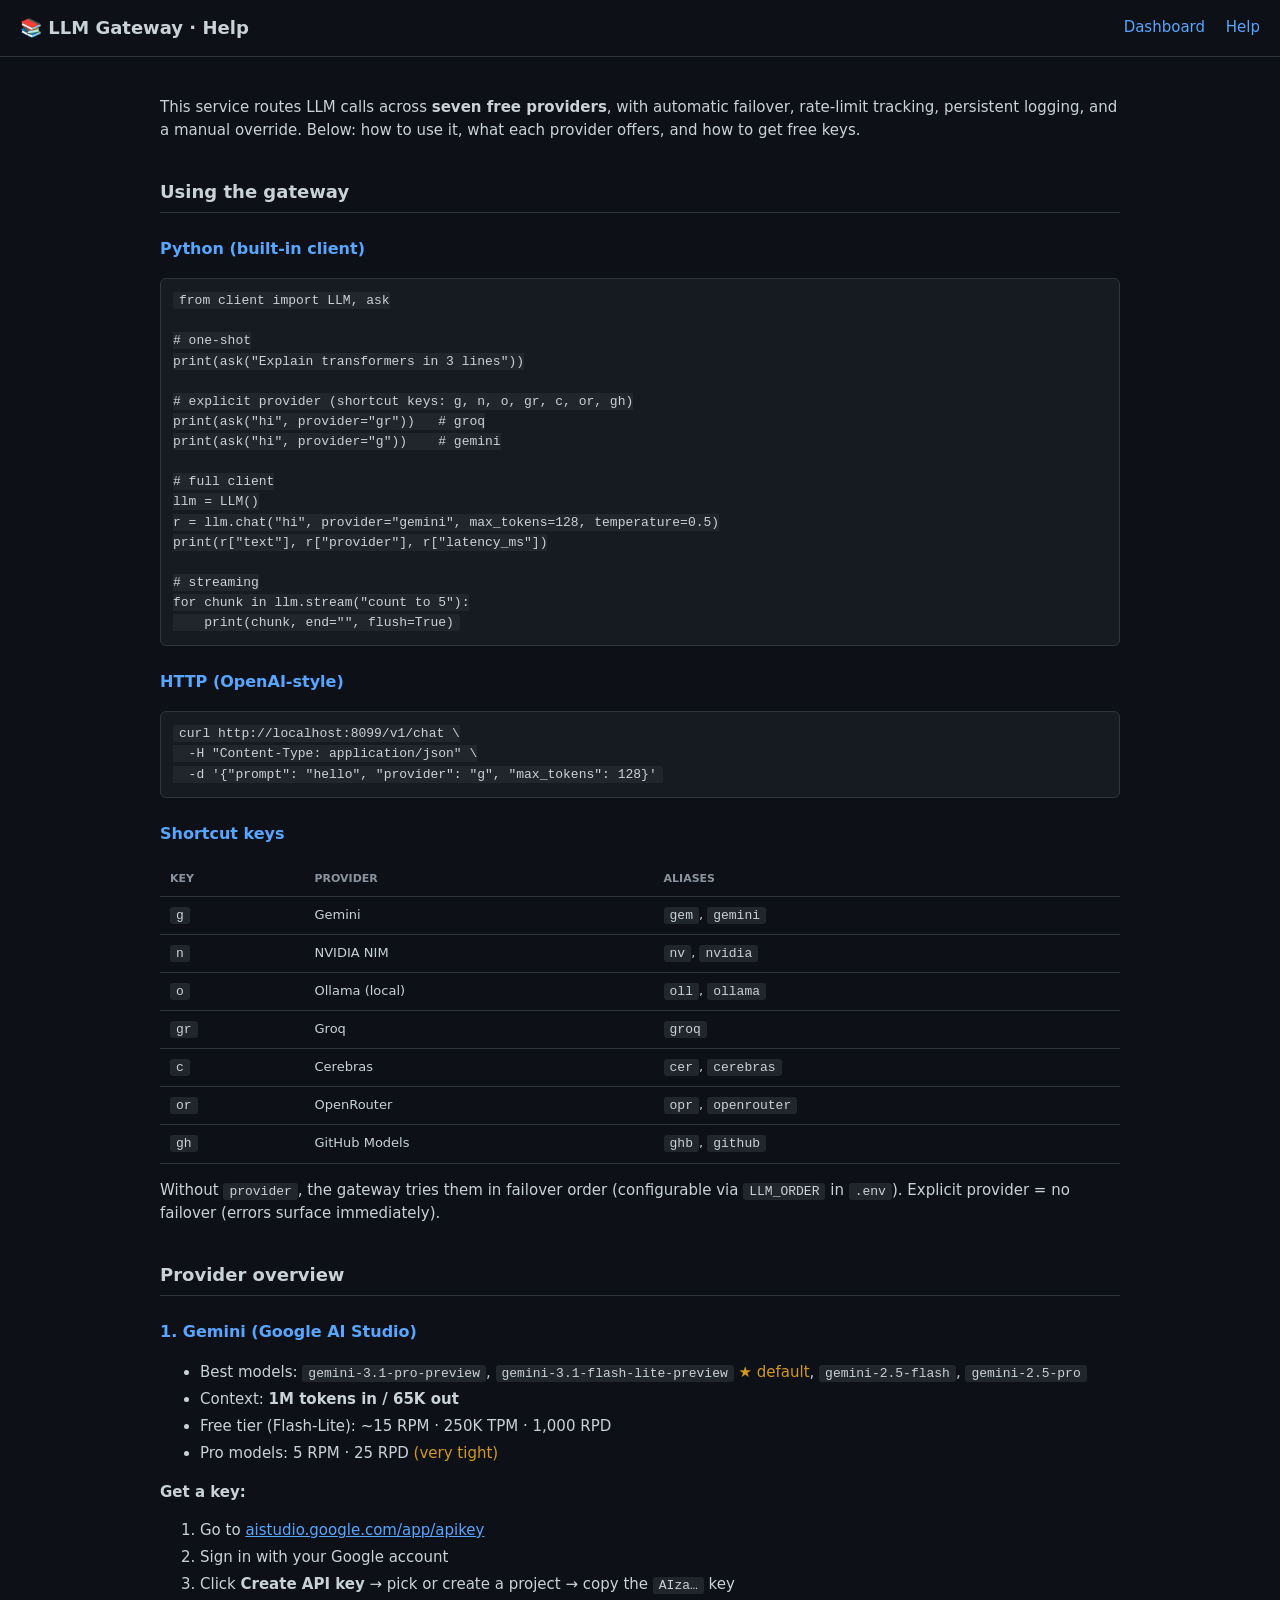
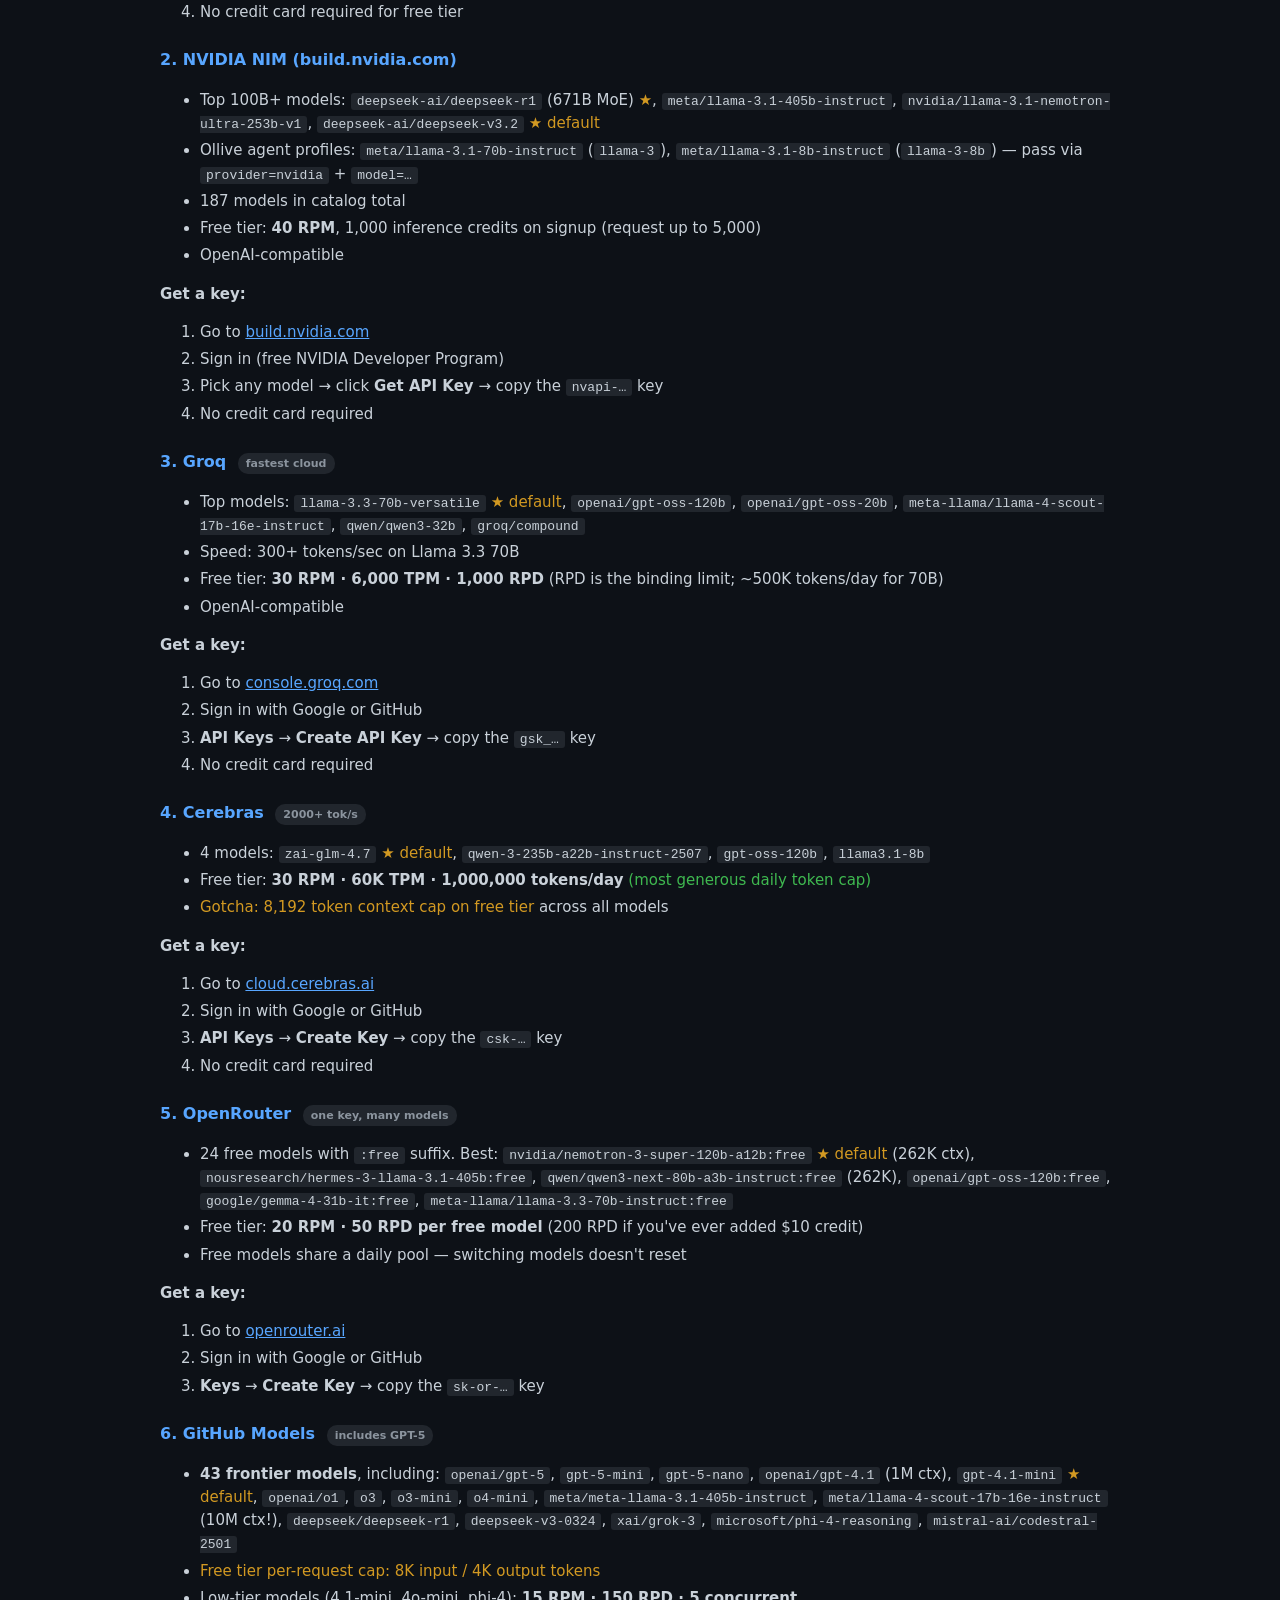
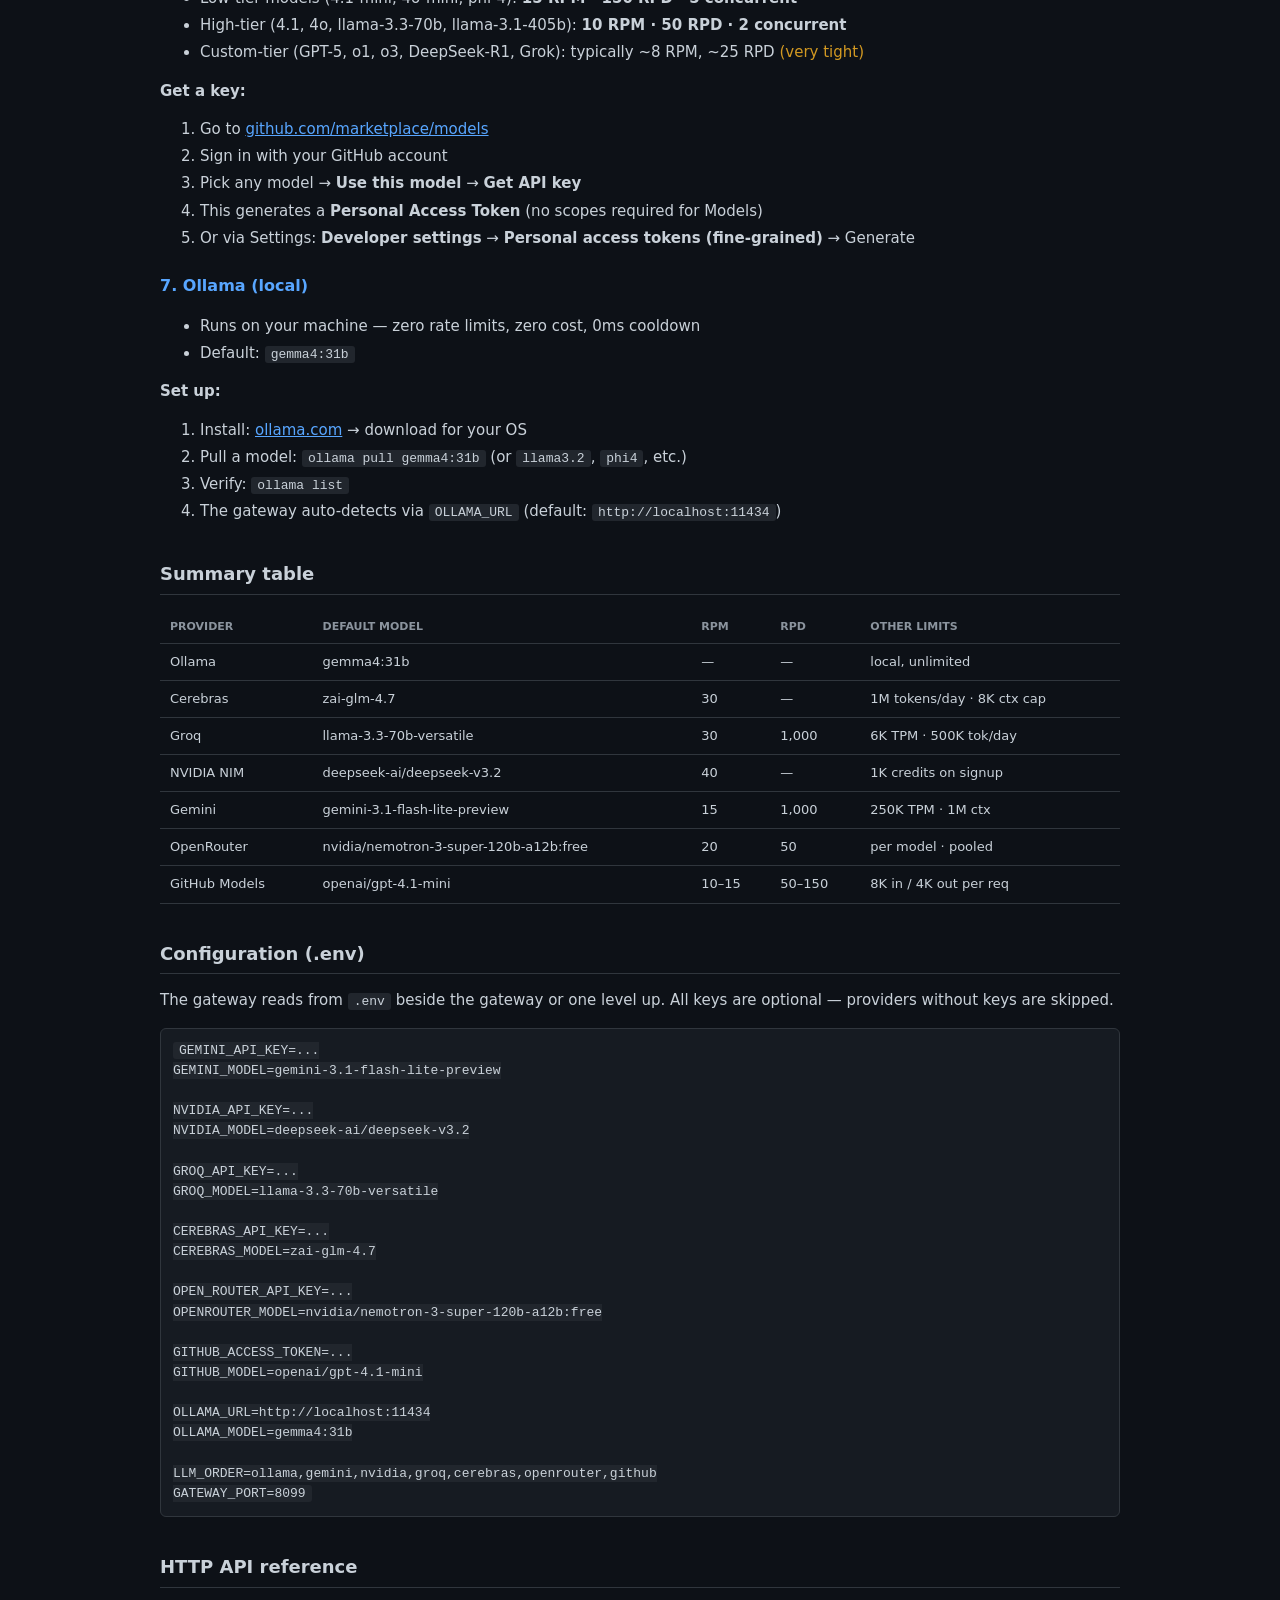
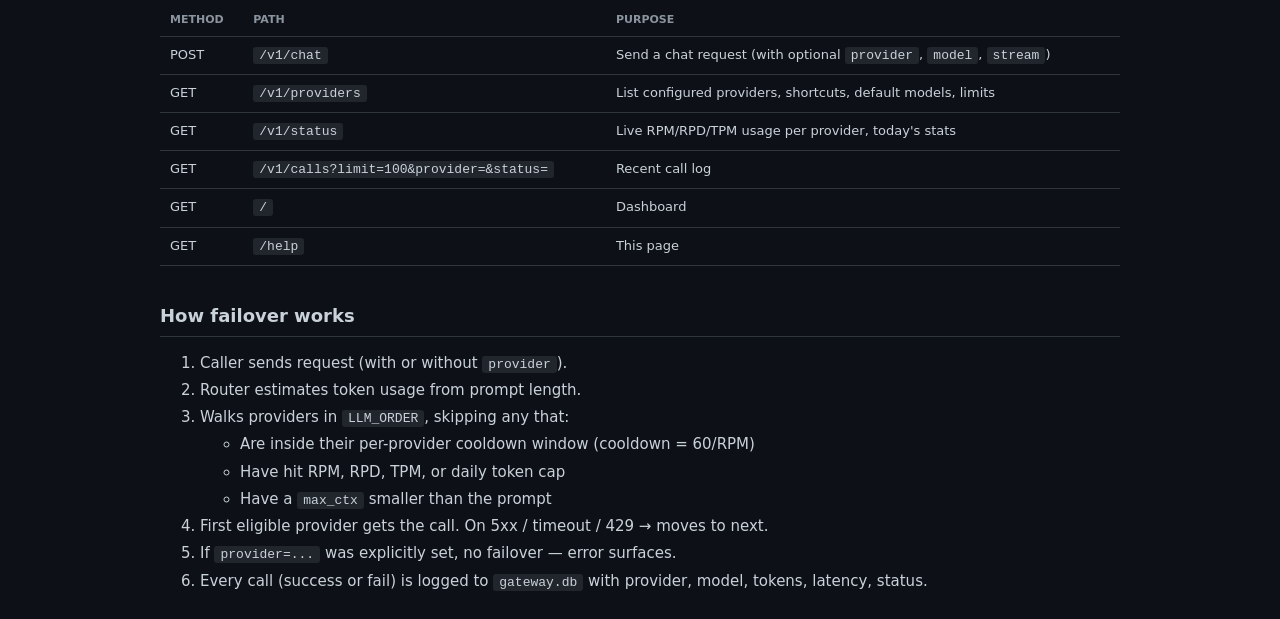
<file: gateway/static/help.html>
<!doctype html>
<html lang="en">
<head>
<meta charset="utf-8">
<title>LLM Gateway · Help & Free Keys</title>
<style>
  :root {
    --bg: #0d1117; --panel: #161b22; --border: #30363d; --text: #c9d1d9;
    --muted: #8b949e; --green: #3fb950; --red: #f85149; --blue: #58a6ff;
    --yellow: #d29922; --accent: #a371f7;
  }
  * { box-sizing: border-box; }
  body { background: var(--bg); color: var(--text); font: 15px/1.55 -apple-system, BlinkMacSystemFont, "Segoe UI", system-ui, sans-serif; margin: 0; }
  header { padding: 14px 20px; border-bottom: 1px solid var(--border); display: flex; justify-content: space-between; align-items: center; }
  header h1 { margin: 0; font-size: 18px; font-weight: 600; }
  header nav a { color: var(--blue); margin-left: 16px; text-decoration: none; }
  main { padding: 24px 20px; max-width: 1000px; margin: 0 auto; }
  h2 { font-size: 18px; margin-top: 36px; padding-bottom: 6px; border-bottom: 1px solid var(--border); }
  h3 { font-size: 16px; margin-top: 24px; color: var(--blue); }
  table { width: 100%; border-collapse: collapse; margin: 10px 0; font-size: 13px; }
  th, td { padding: 8px 10px; border-bottom: 1px solid var(--border); text-align: left; vertical-align: top; }
  th { color: var(--muted); font-weight: 600; text-transform: uppercase; font-size: 11px; }
  code, pre { font-family: ui-monospace, SFMono-Regular, "SF Mono", Menlo, monospace; }
  code { background: #21262d; padding: 1px 6px; border-radius: 3px; font-size: 13px; }
  pre { background: var(--panel); border: 1px solid var(--border); border-radius: 6px; padding: 12px; overflow-x: auto; font-size: 13px; }
  ol li, ul li { margin: 4px 0; }
  .star { color: var(--yellow); }
  .badge { display: inline-block; padding: 2px 8px; border-radius: 10px; font-size: 11px; background: #21262d; color: var(--muted); margin-left: 6px; }
  .ok { color: var(--green); }
  .warn { color: var(--yellow); }
  .err { color: var(--red); }
  a { color: var(--blue); }
</style>
</head>
<body>
<header>
  <h1>📚 LLM Gateway · Help</h1>
  <nav>
    <a href="/">Dashboard</a>
    <a href="/help">Help</a>
  </nav>
</header>
<main>

<p>This service routes LLM calls across <strong>seven free providers</strong>, with automatic failover, rate-limit tracking, persistent logging, and a manual override. Below: how to use it, what each provider offers, and how to get free keys.</p>

<h2>Using the gateway</h2>

<h3>Python (built-in client)</h3>
<pre><code>from client import LLM, ask

# one-shot
print(ask("Explain transformers in 3 lines"))

# explicit provider (shortcut keys: g, n, o, gr, c, or, gh)
print(ask("hi", provider="gr"))   # groq
print(ask("hi", provider="g"))    # gemini

# full client
llm = LLM()
r = llm.chat("hi", provider="gemini", max_tokens=128, temperature=0.5)
print(r["text"], r["provider"], r["latency_ms"])

# streaming
for chunk in llm.stream("count to 5"):
    print(chunk, end="", flush=True)</code></pre>

<h3>HTTP (OpenAI-style)</h3>
<pre><code>curl http://localhost:8099/v1/chat \
  -H "Content-Type: application/json" \
  -d '{"prompt": "hello", "provider": "g", "max_tokens": 128}'</code></pre>

<h3>Shortcut keys</h3>
<table>
  <tr><th>Key</th><th>Provider</th><th>Aliases</th></tr>
  <tr><td><code>g</code></td><td>Gemini</td><td><code>gem</code>, <code>gemini</code></td></tr>
  <tr><td><code>n</code></td><td>NVIDIA NIM</td><td><code>nv</code>, <code>nvidia</code></td></tr>
  <tr><td><code>o</code></td><td>Ollama (local)</td><td><code>oll</code>, <code>ollama</code></td></tr>
  <tr><td><code>gr</code></td><td>Groq</td><td><code>groq</code></td></tr>
  <tr><td><code>c</code></td><td>Cerebras</td><td><code>cer</code>, <code>cerebras</code></td></tr>
  <tr><td><code>or</code></td><td>OpenRouter</td><td><code>opr</code>, <code>openrouter</code></td></tr>
  <tr><td><code>gh</code></td><td>GitHub Models</td><td><code>ghb</code>, <code>github</code></td></tr>
</table>
<p>Without <code>provider</code>, the gateway tries them in failover order (configurable via <code>LLM_ORDER</code> in <code>.env</code>). Explicit provider = no failover (errors surface immediately).</p>

<h2>Provider overview</h2>

<h3>1. Gemini (Google AI Studio)</h3>
<ul>
  <li>Best models: <code>gemini-3.1-pro-preview</code>, <code>gemini-3.1-flash-lite-preview</code> <span class="star">★ default</span>, <code>gemini-2.5-flash</code>, <code>gemini-2.5-pro</code></li>
  <li>Context: <strong>1M tokens in / 65K out</strong></li>
  <li>Free tier (Flash-Lite): ~15 RPM · 250K TPM · 1,000 RPD</li>
  <li>Pro models: 5 RPM · 25 RPD <span class="warn">(very tight)</span></li>
</ul>
<p><b>Get a key:</b></p>
<ol>
  <li>Go to <a href="https://aistudio.google.com/app/apikey" target="_blank">aistudio.google.com/app/apikey</a></li>
  <li>Sign in with your Google account</li>
  <li>Click <strong>Create API key</strong> → pick or create a project → copy the <code>AIza…</code> key</li>
  <li>No credit card required for free tier</li>
</ol>

<h3>2. NVIDIA NIM (build.nvidia.com)</h3>
<ul>
  <li>Top 100B+ models: <code>deepseek-ai/deepseek-r1</code> (671B MoE) <span class="star">★</span>, <code>meta/llama-3.1-405b-instruct</code>, <code>nvidia/llama-3.1-nemotron-ultra-253b-v1</code>, <code>deepseek-ai/deepseek-v3.2</code> <span class="star">★ default</span></li>
  <li>Ollive agent profiles: <code>meta/llama-3.1-70b-instruct</code> (<code>llama-3</code>), <code>meta/llama-3.1-8b-instruct</code> (<code>llama-3-8b</code>) — pass via <code>provider=nvidia</code> + <code>model=…</code></li>
  <li>187 models in catalog total</li>
  <li>Free tier: <strong>40 RPM</strong>, 1,000 inference credits on signup (request up to 5,000)</li>
  <li>OpenAI-compatible</li>
</ul>
<p><b>Get a key:</b></p>
<ol>
  <li>Go to <a href="https://build.nvidia.com/" target="_blank">build.nvidia.com</a></li>
  <li>Sign in (free NVIDIA Developer Program)</li>
  <li>Pick any model → click <strong>Get API Key</strong> → copy the <code>nvapi-…</code> key</li>
  <li>No credit card required</li>
</ol>

<h3>3. Groq <span class="badge">fastest cloud</span></h3>
<ul>
  <li>Top models: <code>llama-3.3-70b-versatile</code> <span class="star">★ default</span>, <code>openai/gpt-oss-120b</code>, <code>openai/gpt-oss-20b</code>, <code>meta-llama/llama-4-scout-17b-16e-instruct</code>, <code>qwen/qwen3-32b</code>, <code>groq/compound</code></li>
  <li>Speed: 300+ tokens/sec on Llama 3.3 70B</li>
  <li>Free tier: <strong>30 RPM · 6,000 TPM · 1,000 RPD</strong> (RPD is the binding limit; ~500K tokens/day for 70B)</li>
  <li>OpenAI-compatible</li>
</ul>
<p><b>Get a key:</b></p>
<ol>
  <li>Go to <a href="https://console.groq.com" target="_blank">console.groq.com</a></li>
  <li>Sign in with Google or GitHub</li>
  <li><strong>API Keys</strong> → <strong>Create API Key</strong> → copy the <code>gsk_…</code> key</li>
  <li>No credit card required</li>
</ol>

<h3>4. Cerebras <span class="badge">2000+ tok/s</span></h3>
<ul>
  <li>4 models: <code>zai-glm-4.7</code> <span class="star">★ default</span>, <code>qwen-3-235b-a22b-instruct-2507</code>, <code>gpt-oss-120b</code>, <code>llama3.1-8b</code></li>
  <li>Free tier: <strong>30 RPM · 60K TPM · 1,000,000 tokens/day</strong> <span class="ok">(most generous daily token cap)</span></li>
  <li><span class="warn">Gotcha: 8,192 token context cap on free tier</span> across all models</li>
</ul>
<p><b>Get a key:</b></p>
<ol>
  <li>Go to <a href="https://cloud.cerebras.ai" target="_blank">cloud.cerebras.ai</a></li>
  <li>Sign in with Google or GitHub</li>
  <li><strong>API Keys</strong> → <strong>Create Key</strong> → copy the <code>csk-…</code> key</li>
  <li>No credit card required</li>
</ol>

<h3>5. OpenRouter <span class="badge">one key, many models</span></h3>
<ul>
  <li>24 free models with <code>:free</code> suffix. Best:
    <code>nvidia/nemotron-3-super-120b-a12b:free</code> <span class="star">★ default</span> (262K ctx),
    <code>nousresearch/hermes-3-llama-3.1-405b:free</code>,
    <code>qwen/qwen3-next-80b-a3b-instruct:free</code> (262K),
    <code>openai/gpt-oss-120b:free</code>,
    <code>google/gemma-4-31b-it:free</code>,
    <code>meta-llama/llama-3.3-70b-instruct:free</code>
  </li>
  <li>Free tier: <strong>20 RPM · 50 RPD per free model</strong> (200 RPD if you've ever added $10 credit)</li>
  <li>Free models share a daily pool — switching models doesn't reset</li>
</ul>
<p><b>Get a key:</b></p>
<ol>
  <li>Go to <a href="https://openrouter.ai" target="_blank">openrouter.ai</a></li>
  <li>Sign in with Google or GitHub</li>
  <li><strong>Keys</strong> → <strong>Create Key</strong> → copy the <code>sk-or-…</code> key</li>
</ol>

<h3>6. GitHub Models <span class="badge">includes GPT-5</span></h3>
<ul>
  <li><strong>43 frontier models</strong>, including:
    <code>openai/gpt-5</code>, <code>gpt-5-mini</code>, <code>gpt-5-nano</code>,
    <code>openai/gpt-4.1</code> (1M ctx), <code>gpt-4.1-mini</code> <span class="star">★ default</span>,
    <code>openai/o1</code>, <code>o3</code>, <code>o3-mini</code>, <code>o4-mini</code>,
    <code>meta/meta-llama-3.1-405b-instruct</code>,
    <code>meta/llama-4-scout-17b-16e-instruct</code> (10M ctx!),
    <code>deepseek/deepseek-r1</code>, <code>deepseek-v3-0324</code>,
    <code>xai/grok-3</code>, <code>microsoft/phi-4-reasoning</code>, <code>mistral-ai/codestral-2501</code>
  </li>
  <li><span class="warn">Free tier per-request cap: 8K input / 4K output tokens</span></li>
  <li>Low-tier models (4.1-mini, 4o-mini, phi-4): <strong>15 RPM · 150 RPD · 5 concurrent</strong></li>
  <li>High-tier (4.1, 4o, llama-3.3-70b, llama-3.1-405b): <strong>10 RPM · 50 RPD · 2 concurrent</strong></li>
  <li>Custom-tier (GPT-5, o1, o3, DeepSeek-R1, Grok): typically ~8 RPM, ~25 RPD <span class="warn">(very tight)</span></li>
</ul>
<p><b>Get a key:</b></p>
<ol>
  <li>Go to <a href="https://github.com/marketplace/models" target="_blank">github.com/marketplace/models</a></li>
  <li>Sign in with your GitHub account</li>
  <li>Pick any model → <strong>Use this model</strong> → <strong>Get API key</strong></li>
  <li>This generates a <strong>Personal Access Token</strong> (no scopes required for Models)</li>
  <li>Or via Settings: <strong>Developer settings</strong> → <strong>Personal access tokens (fine-grained)</strong> → Generate</li>
</ol>

<h3>7. Ollama (local)</h3>
<ul>
  <li>Runs on your machine — zero rate limits, zero cost, 0ms cooldown</li>
  <li>Default: <code>gemma4:31b</code></li>
</ul>
<p><b>Set up:</b></p>
<ol>
  <li>Install: <a href="https://ollama.com" target="_blank">ollama.com</a> → download for your OS</li>
  <li>Pull a model: <code>ollama pull gemma4:31b</code> (or <code>llama3.2</code>, <code>phi4</code>, etc.)</li>
  <li>Verify: <code>ollama list</code></li>
  <li>The gateway auto-detects via <code>OLLAMA_URL</code> (default: <code>http://localhost:11434</code>)</li>
</ol>

<h2>Summary table</h2>
<table>
  <tr><th>Provider</th><th>Default model</th><th>RPM</th><th>RPD</th><th>Other limits</th></tr>
  <tr><td>Ollama</td><td>gemma4:31b</td><td>—</td><td>—</td><td>local, unlimited</td></tr>
  <tr><td>Cerebras</td><td>zai-glm-4.7</td><td>30</td><td>—</td><td>1M tokens/day · 8K ctx cap</td></tr>
  <tr><td>Groq</td><td>llama-3.3-70b-versatile</td><td>30</td><td>1,000</td><td>6K TPM · 500K tok/day</td></tr>
  <tr><td>NVIDIA NIM</td><td>deepseek-ai/deepseek-v3.2</td><td>40</td><td>—</td><td>1K credits on signup</td></tr>
  <tr><td>Gemini</td><td>gemini-3.1-flash-lite-preview</td><td>15</td><td>1,000</td><td>250K TPM · 1M ctx</td></tr>
  <tr><td>OpenRouter</td><td>nvidia/nemotron-3-super-120b-a12b:free</td><td>20</td><td>50</td><td>per model · pooled</td></tr>
  <tr><td>GitHub Models</td><td>openai/gpt-4.1-mini</td><td>10–15</td><td>50–150</td><td>8K in / 4K out per req</td></tr>
</table>

<h2>Configuration (.env)</h2>
<p>The gateway reads from <code>.env</code> beside the gateway or one level up. All keys are optional — providers without keys are skipped.</p>
<pre><code>GEMINI_API_KEY=...
GEMINI_MODEL=gemini-3.1-flash-lite-preview

NVIDIA_API_KEY=...
NVIDIA_MODEL=deepseek-ai/deepseek-v3.2

GROQ_API_KEY=...
GROQ_MODEL=llama-3.3-70b-versatile

CEREBRAS_API_KEY=...
CEREBRAS_MODEL=zai-glm-4.7

OPEN_ROUTER_API_KEY=...
OPENROUTER_MODEL=nvidia/nemotron-3-super-120b-a12b:free

GITHUB_ACCESS_TOKEN=...
GITHUB_MODEL=openai/gpt-4.1-mini

OLLAMA_URL=http://localhost:11434
OLLAMA_MODEL=gemma4:31b

LLM_ORDER=ollama,gemini,nvidia,groq,cerebras,openrouter,github
GATEWAY_PORT=8099</code></pre>

<h2>HTTP API reference</h2>
<table>
  <tr><th>Method</th><th>Path</th><th>Purpose</th></tr>
  <tr><td>POST</td><td><code>/v1/chat</code></td><td>Send a chat request (with optional <code>provider</code>, <code>model</code>, <code>stream</code>)</td></tr>
  <tr><td>GET</td><td><code>/v1/providers</code></td><td>List configured providers, shortcuts, default models, limits</td></tr>
  <tr><td>GET</td><td><code>/v1/status</code></td><td>Live RPM/RPD/TPM usage per provider, today's stats</td></tr>
  <tr><td>GET</td><td><code>/v1/calls?limit=100&amp;provider=&amp;status=</code></td><td>Recent call log</td></tr>
  <tr><td>GET</td><td><code>/</code></td><td>Dashboard</td></tr>
  <tr><td>GET</td><td><code>/help</code></td><td>This page</td></tr>
</table>

<h2>How failover works</h2>
<ol>
  <li>Caller sends request (with or without <code>provider</code>).</li>
  <li>Router estimates token usage from prompt length.</li>
  <li>Walks providers in <code>LLM_ORDER</code>, skipping any that:
    <ul>
      <li>Are inside their per-provider cooldown window (cooldown = 60/RPM)</li>
      <li>Have hit RPM, RPD, TPM, or daily token cap</li>
      <li>Have a <code>max_ctx</code> smaller than the prompt</li>
    </ul>
  </li>
  <li>First eligible provider gets the call. On 5xx / timeout / 429 → moves to next.</li>
  <li>If <code>provider=...</code> was explicitly set, no failover — error surfaces.</li>
  <li>Every call (success or fail) is logged to <code>gateway.db</code> with provider, model, tokens, latency, status.</li>
</ol>

</main>
</body>
</html>
</file>
